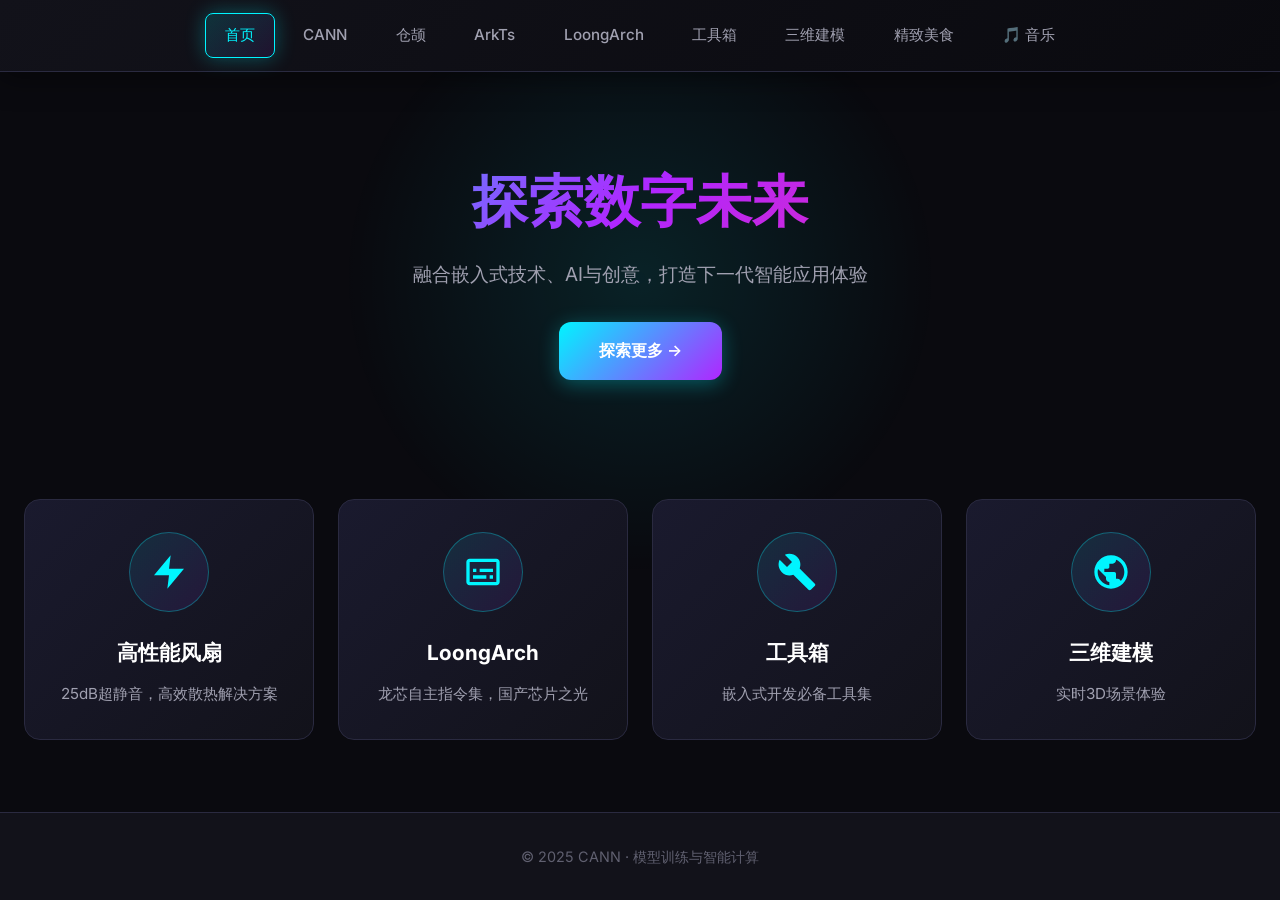
<file: index.html>
<!DOCTYPE html>
<html lang="zh-CN">
<head>
  <meta charset="UTF-8">
  <meta name="viewport" content="width=device-width, initial-scale=1.0">
  <title>CANN - 数字未来</title>
  <link rel="stylesheet" href="style.css">
  <link href="https://fonts.googleapis.com/css2?family=Inter:wght@400;500;600;700;800&display=swap" rel="stylesheet">
</head>
<body>
  <!-- 顶部导航 -->
  <header class="app-header">
    <nav class="nav-links">
      <a href="index.html" class="nav-link active" data-page="index">首页</a>
      <a href="cann.html" class="nav-link" data-page="cann">CANN</a>
      <a href="cangjie.html" class="nav-link" data-page="cangjie">仓颉</a>
      <a href="arkts.html" class="nav-link" data-page="arkts">ArkTs</a>
      <a href="loongarch.html" class="nav-link" data-page="loongarch">LoongArch</a>
      <a href="toolbox.html" class="nav-link" data-page="toolbox">工具箱</a>
      <a href="model.html" class="nav-link" data-page="model">三维建模</a>
      <a href="fine.html" class="nav-link" data-page="fine">精致美食</a>
      <a href="music.html" class="nav-link" data-page="music">🎵 音乐</a>
    </nav>
  </header>

  <!-- 主内容区 -->
  <main class="main-content">
    <!-- 英雄区 -->
    <section class="hero">
      <h1>探索数字未来</h1>
      <p>融合嵌入式技术、AI与创意，打造下一代智能应用体验</p>
      <a href="https://github.com" target="_blank" class="btn">探索更多 →</a>
    </section>

    <!-- 产品卡片 -->
    <div class="product-grid">
      <a href="https://github.com" target="_blank" class="product-card">
        <div class="product-icon">
          <svg xmlns="http://www.w3.org/2000/svg" viewBox="0 0 24 24">
            <path d="M13 2L3 14h9l-1 8 10-12h-9l1-8z"/>
          </svg>
        </div>
        <h3>高性能风扇</h3>
        <p>25dB超静音，高效散热解决方案</p>
      </a>

      <a href="loongarch.html" class="product-card">
        <div class="product-icon">
          <svg xmlns="http://www.w3.org/2000/svg" viewBox="0 0 24 24">
            <path d="M20 4H4c-1.1 0-2 .9-2 2v12c0 1.1.9 2 2 2h16c1.1 0 2-.9 2-2V6c0-1.1-.9-2-2-2zm0 14H4V6h16v12zM6 10h2v2H6zm0 4h8v2H6zm10 0h2v2h-2zm-6-4h8v2h-8z"/>
          </svg>
        </div>
        <h3>LoongArch</h3>
        <p>龙芯自主指令集，国产芯片之光</p>
      </a>

      <a href="toolbox.html" class="product-card">
        <div class="product-icon">
          <svg xmlns="http://www.w3.org/2000/svg" viewBox="0 0 24 24">
            <path d="M22.7 19l-9.1-9.1c.9-2.3.4-5-1.5-6.9-2-2-5-2.4-7.4-1.3L9 6 6 9 1.6 4.7C.4 7.1.9 10.1 2.9 12.1c1.9 1.9 4.6 2.4 6.9 1.5l9.1 9.1c.4.4 1 .4 1.4 0l2.3-2.3c.5-.4.5-1.1.1-1.4z"/>
          </svg>
        </div>
        <h3>工具箱</h3>
        <p>嵌入式开发必备工具集</p>
      </a>

      <a href="model.html" class="product-card">
        <div class="product-icon">
          <svg xmlns="http://www.w3.org/2000/svg" viewBox="0 0 24 24">
            <path d="M12 2C6.48 2 2 6.48 2 12s4.48 10 10 10 10-4.48 10-10S17.52 2 12 2zm-1 17.93c-3.95-.49-7-3.85-7-7.93 0-.62.08-1.21.21-1.79L9 15v1c0 1.1.9 2 2 2v1.93zm6.9-2.54c-.26-.81-1-1.39-1.9-1.39h-1v-3c0-.55-.45-1-1-1H8v-2h2c.55 0 1-.45 1-1V7h2c1.1 0 2-.9 2-2v-.41c2.93 1.19 5 4.06 5 7.41 0 2.08-.8 3.97-2.1 5.39z"/>
          </svg>
        </div>
        <h3>三维建模</h3>
        <p>实时3D场景体验</p>
      </a>
    </div>
  </main>

  <!-- 页脚 -->
  <footer class="app-footer">
    <p>© 2025 CANN · 模型训练与智能计算</p>
  </footer>

  <!-- 背景音乐 -->
  <audio id="bgMusic"></audio>

  <script src="script.js"></script>
</body>
</html>
</file>
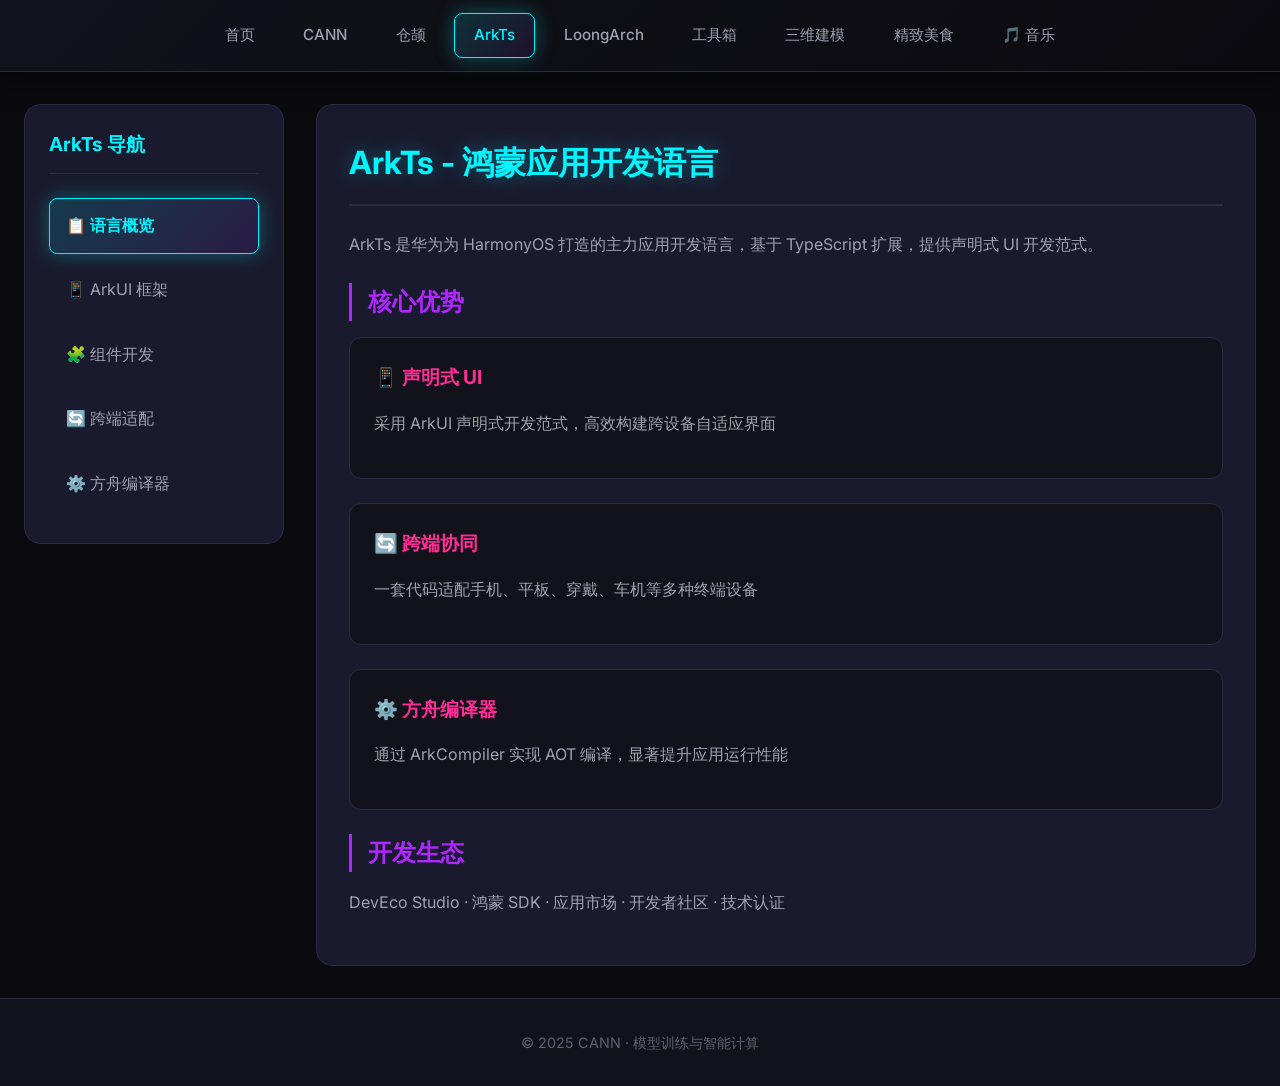
<file: arkts.html>
<!DOCTYPE html>
<html lang="zh-CN">
<head>
  <meta charset="UTF-8">
  <meta name="viewport" content="width=device-width, initial-scale=1.0">
  <title>ArkTs - 鸿蒙应用开发语言</title>
  <link rel="stylesheet" href="style.css">
  <link href="https://fonts.googleapis.com/css2?family=Inter:wght@400;500;600;700&display=swap" rel="stylesheet">
</head>
<body>
  <!-- 顶部导航 -->
  <header class="app-header">
    <nav class="nav-links">
      <a href="index.html" class="nav-link" data-page="index">首页</a>
      <a href="cann.html" class="nav-link" data-page="cann">CANN</a>
      <a href="cangjie.html" class="nav-link" data-page="cangjie">仓颉</a>
      <a href="arkts.html" class="nav-link active" data-page="arkts">ArkTs</a>
      <a href="loongarch.html" class="nav-link" data-page="loongarch">LoongArch</a>
      <a href="toolbox.html" class="nav-link" data-page="toolbox">工具箱</a>
      <a href="model.html" class="nav-link" data-page="model">三维建模</a>
      <a href="fine.html" class="nav-link" data-page="fine">精致美食</a>
      <a href="music.html" class="nav-link" data-page="music">🎵 音乐</a>
    </nav>
  </header>

  <!-- 主内容区 -->
  <main class="main-content">
    <div class="sidebar-layout">
      <!-- 左侧边栏 -->
      <aside class="sidebar">
        <h2>ArkTs 导航</h2>
        <ul id="arktsNavList">
          <li data-section="overview" class="active">📋 语言概览</li>
          <li data-section="arkui">📱 ArkUI 框架</li>
          <li data-section="components">🧩 组件开发</li>
          <li data-section="crossdevice">🔄 跨端适配</li>
          <li data-section="compiler">⚙️ 方舟编译器</li>
        </ul>
      </aside>

      <!-- 右侧内容 -->
      <div class="content-area">
        <!-- 语言概览 -->
        <div id="overview-content" class="content-section active">
          <h1>ArkTs - 鸿蒙应用开发语言</h1>
          <p>ArkTs 是华为为 HarmonyOS 打造的主力应用开发语言，基于 TypeScript 扩展，提供声明式 UI 开发范式。</p>

          <h2>核心优势</h2>
          <div class="card">
            <h3>📱 声明式 UI</h3>
            <p>采用 ArkUI 声明式开发范式，高效构建跨设备自适应界面</p>
          </div>

          <div class="card">
            <h3>🔄 跨端协同</h3>
            <p>一套代码适配手机、平板、穿戴、车机等多种终端设备</p>
          </div>

          <div class="card">
            <h3>⚙️ 方舟编译器</h3>
            <p>通过 ArkCompiler 实现 AOT 编译，显著提升应用运行性能</p>
          </div>

          <h2>开发生态</h2>
          <p>DevEco Studio · 鸿蒙 SDK · 应用市场 · 开发者社区 · 技术认证</p>
        </div>

        <!-- ArkUI 框架 -->
        <div id="arkui-content" class="content-section" style="display:none;">
          <h1>ArkUI 框架</h1>
          <p>ArkUI 是 HarmonyOS 提供的声明式 UI 开发框架，支持丰富的组件和灵活的布局方式。</p>

          <h2>布局方式</h2>
          <div class="card">
            <h3>📐 线性布局 Column/Row</h3>
            <p><code>Column() { Text('Hello') }.width('100%').height('100%')</code></p>
            <p>纵向/横向排列子组件，最基础的布局方式</p>
          </div>

          <div class="card">
            <h3>🔲 弹性布局 Flex</h3>
            <p>支持自动换行、对齐方式、空间分配等高级布局控制</p>
          </div>

          <div class="card">
            <h3>📊 栅格布局 GridRow</h3>
            <p>基于断点的响应式栅格系统，适配不同屏幕尺寸</p>
          </div>

          <h2>状态管理</h2>
          <p>@State · @Prop · @Link · @Provide · @Consume · @Observed</p>
        </div>

        <!-- 组件开发 -->
        <div id="components-content" class="content-section" style="display:none;">
          <h1>组件开发</h1>
          <p>ArkUI 提供丰富的系统组件，同时支持开发者自定义组件。</p>

          <h2>常用组件</h2>
          <div class="card">
            <h3>📝 Text 文本</h3>
            <p><code>Text('Hello ArkTs').fontSize(24).fontColor('#00f5ff')</code></p>
            <p>文本显示组件，支持富文本、截断、对齐等属性</p>
          </div>

          <div class="card">
            <h3>🖼️ Image 图片</h3>
            <p><code>Image($r('app.media.logo')).width(100).height(100)</code></p>
            <p>图片显示组件，支持本地/网络图片加载</p>
          </div>

          <div class="card">
            <h3>📋 List 列表</h3>
            <p><code>List() { ForEach(dataArray, item => ListItem() { Text(item) }) }</code></p>
            <p>高性能列表组件，支持懒加载与滑动操作</p>
          </div>

          <div class="card">
            <h3>🧭 Tabs 页签</h3>
            <p>多页签导航组件，支持顶部/底部切换与自定义页签栏</p>
          </div>
        </div>

        <!-- 跨端适配 -->
        <div id="crossdevice-content" class="content-section" style="display:none;">
          <h1>跨端适配</h1>
          <p>HarmonyOS 的多设备协同能力，让应用一次开发、多端部署。</p>

          <h2>适配策略</h2>
          <div class="card">
            <h3>📱 响应式布局</h3>
            <p>使用媒体查询和断点系统，自动适配不同屏幕尺寸</p>
          </div>

          <div class="card">
            <h3>🔄 多端迁移</h3>
            <p>支持应用状态在设备间无缝迁移，延续用户体验</p>
          </div>

          <div class="card">
            <h3>🖥️ 自适应组件</h3>
            <p>Navigation、SideBarContainer 等组件自动适配手机/平板/PC</p>
          </div>

          <h2>目标设备</h2>
          <p>智能手机 · 平板电脑 · 智能穿戴 · 智慧屏 · 车机系统</p>
        </div>

        <!-- 方舟编译器 -->
        <div id="compiler-content" class="content-section" style="display:none;">
          <h1>方舟编译器</h1>
          <p>ArkCompiler 是华为自研的应用编译器，为 ArkTs 提供高效的编译执行能力。</p>

          <h2>编译特性</h2>
          <div class="card">
            <h3>⚡ AOT 编译</h3>
            <p>应用安装时直接编译为机器码，运行时无需解释执行，启动速度提升 60%</p>
          </div>

          <div class="card">
            <h3>🧹 无 GC 运行</h3>
            <p>采用引用计数内存管理，消除垃圾回收带来的卡顿</p>
          </div>

          <div class="card">
            <h3>🔧 多语言编译</h3>
            <p>支持 ArkTs、JS、C/C++ 统一编译，跨语言高效调用</p>
          </div>

          <h2>性能数据</h2>
          <p>应用启动提升 60% · 滑动流畅度提升 50% · 内存占用降低 30%</p>
        </div>
      </div>
    </div>
  </main>

  <!-- 页脚 -->
  <footer class="app-footer">
    <p>© 2025 CANN · 模型训练与智能计算</p>
  </footer>

  <!-- 背景音乐 -->
  <audio id="bgMusic"></audio>



  <script src="script.js"></script>
</body>
</html>
</file>
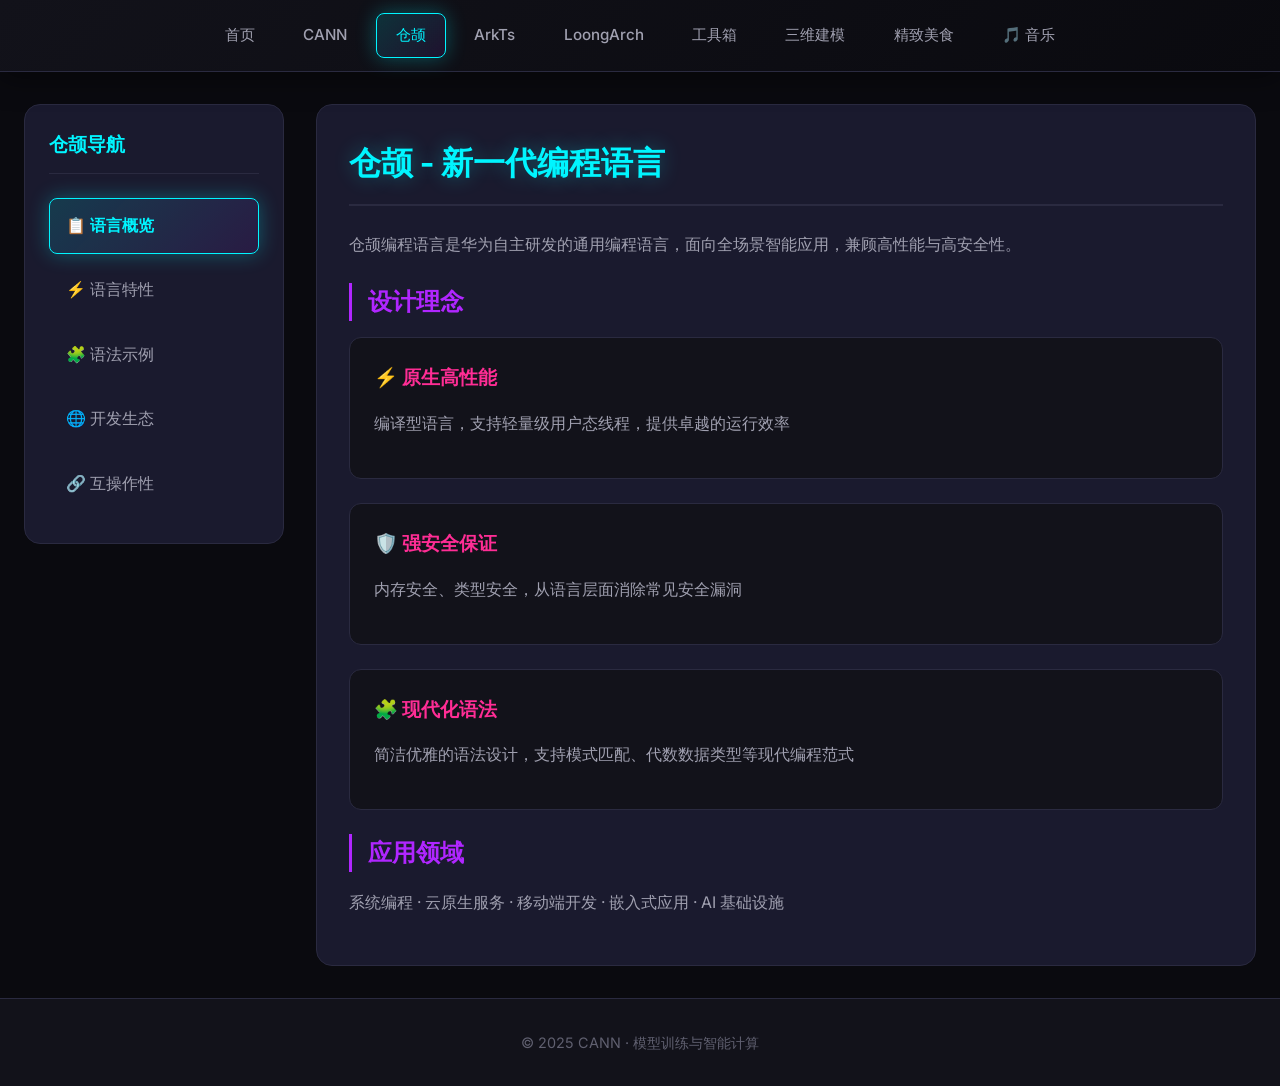
<file: cangjie.html>
<!DOCTYPE html>
<html lang="zh-CN">
<head>
  <meta charset="UTF-8">
  <meta name="viewport" content="width=device-width, initial-scale=1.0">
  <title>仓颉 - 新一代编程语言</title>
  <link rel="stylesheet" href="style.css">
  <link href="https://fonts.googleapis.com/css2?family=Inter:wght@400;500;600;700&display=swap" rel="stylesheet">
</head>
<body>
  <!-- 顶部导航 -->
  <header class="app-header">
    <nav class="nav-links">
      <a href="index.html" class="nav-link" data-page="index">首页</a>
      <a href="cann.html" class="nav-link" data-page="cann">CANN</a>
      <a href="cangjie.html" class="nav-link active" data-page="cangjie">仓颉</a>
      <a href="arkts.html" class="nav-link" data-page="arkts">ArkTs</a>
      <a href="loongarch.html" class="nav-link" data-page="loongarch">LoongArch</a>
      <a href="toolbox.html" class="nav-link" data-page="toolbox">工具箱</a>
      <a href="model.html" class="nav-link" data-page="model">三维建模</a>
      <a href="fine.html" class="nav-link" data-page="fine">精致美食</a>
      <a href="music.html" class="nav-link" data-page="music">🎵 音乐</a>
    </nav>
  </header>

  <!-- 主内容区 -->
  <main class="main-content">
    <div class="sidebar-layout">
      <!-- 左侧边栏 -->
      <aside class="sidebar">
        <h2>仓颉导航</h2>
        <ul id="cangjieNavList">
          <li data-section="overview" class="active">📋 语言概览</li>
          <li data-section="features">⚡ 语言特性</li>
          <li data-section="syntax">🧩 语法示例</li>
          <li data-section="ecosystem">🌐 开发生态</li>
          <li data-section="interop">🔗 互操作性</li>
        </ul>
      </aside>

      <!-- 右侧内容 -->
      <div class="content-area">
        <!-- 语言概览 -->
        <div id="overview-content" class="content-section active">
          <h1>仓颉 - 新一代编程语言</h1>
          <p>仓颉编程语言是华为自主研发的通用编程语言，面向全场景智能应用，兼顾高性能与高安全性。</p>

          <h2>设计理念</h2>
          <div class="card">
            <h3>⚡ 原生高性能</h3>
            <p>编译型语言，支持轻量级用户态线程，提供卓越的运行效率</p>
          </div>

          <div class="card">
            <h3>🛡️ 强安全保证</h3>
            <p>内存安全、类型安全，从语言层面消除常见安全漏洞</p>
          </div>

          <div class="card">
            <h3>🧩 现代化语法</h3>
            <p>简洁优雅的语法设计，支持模式匹配、代数数据类型等现代编程范式</p>
          </div>

          <h2>应用领域</h2>
          <p>系统编程 · 云原生服务 · 移动端开发 · 嵌入式应用 · AI 基础设施</p>
        </div>

        <!-- 语言特性 -->
        <div id="features-content" class="content-section" style="display:none;">
          <h1>语言特性</h1>
          <p>仓颉融合了多种现代编程语言的优点，提供安全、高效、易用的编程体验。</p>

          <h2>核心特性</h2>
          <div class="card">
            <h3>🔄 轻量级线程</h3>
            <p>内置协程支持，基于用户态线程模型，轻松实现高并发编程</p>
          </div>

          <div class="card">
            <h3>🧠 模式匹配</h3>
            <p>强大的模式匹配语法，支持结构解构、类型匹配、守卫条件</p>
          </div>

          <div class="card">
            <h3>📦 代数数据类型</h3>
            <p>枚举与结构体的完美结合，表达力丰富的类型系统</p>
          </div>

          <div class="card">
            <h3>🛡️ 所有权模型</h3>
            <p>编译期内存安全检查，无需垃圾回收即可防止内存泄漏</p>
          </div>
        </div>

        <!-- 语法示例 -->
        <div id="syntax-content" class="content-section" style="display:none;">
          <h1>语法示例</h1>
          <p>仓颉的语法简洁直观，降低了学习成本的同时保持了强大的表达能力。</p>

          <h2>Hello World</h2>
          <div class="card">
            <h3>👋 入门示例</h3>
            <p><code>main() { println("Hello, 仓颉!") }</code></p>
            <p>简洁的入口函数，直接运行</p>
          </div>

          <h2>函数定义</h2>
          <div class="card">
            <h3>📐 函数语法</h3>
            <p><code>fn add(x: Int64, y: Int64): Int64 { return x + y }</code></p>
            <p>清晰的类型标注与返回值声明</p>
          </div>

          <h2>模式匹配</h2>
          <div class="card">
            <h3>🔀 match 表达式</h3>
            <p><code>match (shape) { Circle(r) => 3.14 * r * r | Rectangle(w, h) => w * h }</code></p>
            <p>强大的模式匹配，支持解构与守卫</p>
          </div>
        </div>

        <!-- 开发生态 -->
        <div id="ecosystem-content" class="content-section" style="display:none;">
          <h1>开发生态</h1>
          <p>仓颉语言持续构建完善的开发工具链和社区生态。</p>

          <h2>开发工具</h2>
          <div class="card">
            <h3>🔧 仓颉编译器</h3>
            <p>高性能 AOT 编译器，生成优化的本地代码</p>
          </div>

          <div class="card">
            <h3>📦 包管理器</h3>
            <p>内置包管理工具，轻松管理项目依赖</p>
          </div>

          <div class="card">
            <h3>🧪 测试框架</h3>
            <p>内置单元测试支持，<code>cjpm test</code> 一键运行</p>
          </div>

          <h2>社区资源</h2>
          <p>官方文档 · 开发者论坛 · 示例仓库 · 技术博客</p>
        </div>

        <!-- 互操作性 -->
        <div id="interop-content" class="content-section" style="display:none;">
          <h1>互操作性</h1>
          <p>仓颉支持与多种语言和平台进行互操作，方便集成到现有系统中。</p>

          <h2>互操作方式</h2>
          <div class="card">
            <h3>🔗 C 语言互操作</h3>
            <p>通过 FFI 机制调用 C 库函数，复用海量 C 代码资产</p>
          </div>

          <div class="card">
            <h3>🐍 Python 互操作</h3>
            <p>支持调用 Python 模块，方便使用 Python 生态的 AI 库</p>
          </div>

          <div class="card">
            <h3>☕ Java 互操作</h3>
            <p>通过 JNI 桥接机制与 Java 代码互相调用</p>
          </div>
        </div>
      </div>
    </div>
  </main>

  <!-- 页脚 -->
  <footer class="app-footer">
    <p>© 2025 CANN · 模型训练与智能计算</p>
  </footer>

  <!-- 背景音乐 -->
  <audio id="bgMusic"></audio>



  <script src="script.js"></script>
</body>
</html>
</file>
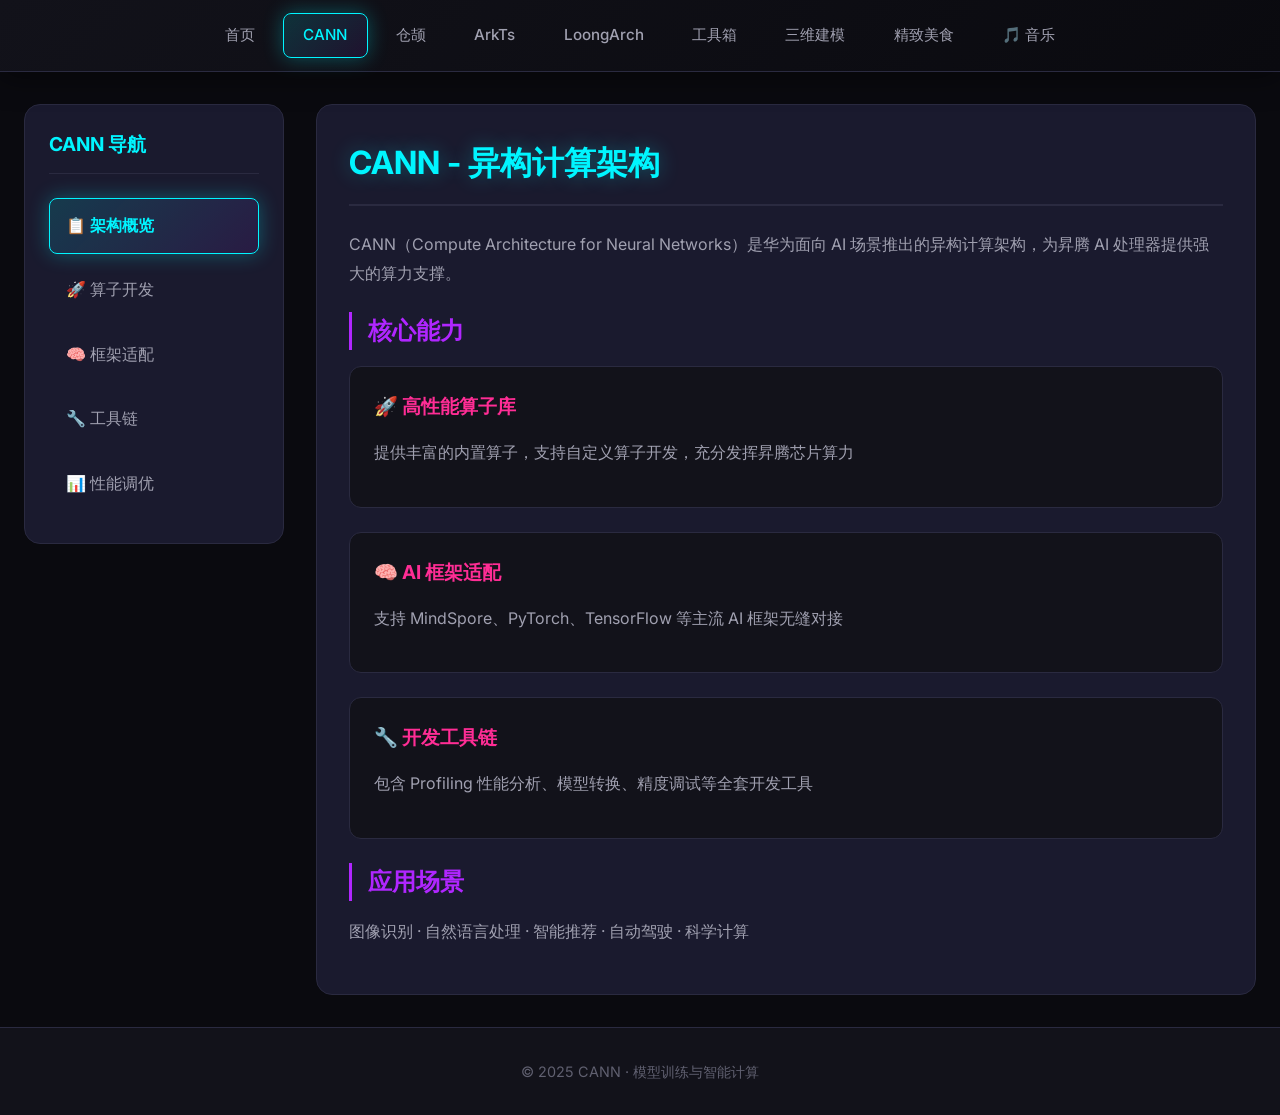
<file: cann.html>
<!DOCTYPE html>
<html lang="zh-CN">
<head>
  <meta charset="UTF-8">
  <meta name="viewport" content="width=device-width, initial-scale=1.0">
  <title>CANN - 异构计算架构</title>
  <link rel="stylesheet" href="style.css">
  <link href="https://fonts.googleapis.com/css2?family=Inter:wght@400;500;600;700&display=swap" rel="stylesheet">
</head>
<body>
  <!-- 顶部导航 -->
  <header class="app-header">
    <nav class="nav-links">
      <a href="index.html" class="nav-link" data-page="index">首页</a>
      <a href="cann.html" class="nav-link active" data-page="cann">CANN</a>
      <a href="cangjie.html" class="nav-link" data-page="cangjie">仓颉</a>
      <a href="arkts.html" class="nav-link" data-page="arkts">ArkTs</a>
      <a href="loongarch.html" class="nav-link" data-page="loongarch">LoongArch</a>
      <a href="toolbox.html" class="nav-link" data-page="toolbox">工具箱</a>
      <a href="model.html" class="nav-link" data-page="model">三维建模</a>
      <a href="fine.html" class="nav-link" data-page="fine">精致美食</a>
      <a href="music.html" class="nav-link" data-page="music">🎵 音乐</a>
    </nav>
  </header>

  <!-- 主内容区 -->
  <main class="main-content">
    <div class="sidebar-layout">
      <!-- 左侧边栏 -->
      <aside class="sidebar">
        <h2>CANN 导航</h2>
        <ul id="cannNavList">
          <li data-section="overview" class="active">📋 架构概览</li>
          <li data-section="operators">🚀 算子开发</li>
          <li data-section="framework">🧠 框架适配</li>
          <li data-section="toolchain">🔧 工具链</li>
          <li data-section="performance">📊 性能调优</li>
        </ul>
      </aside>

      <!-- 右侧内容 -->
      <div class="content-area">
        <!-- 架构概览 -->
        <div id="overview-content" class="content-section active">
          <h1>CANN - 异构计算架构</h1>
          <p>CANN（Compute Architecture for Neural Networks）是华为面向 AI 场景推出的异构计算架构，为昇腾 AI 处理器提供强大的算力支撑。</p>

          <h2>核心能力</h2>
          <div class="card">
            <h3>🚀 高性能算子库</h3>
            <p>提供丰富的内置算子，支持自定义算子开发，充分发挥昇腾芯片算力</p>
          </div>

          <div class="card">
            <h3>🧠 AI 框架适配</h3>
            <p>支持 MindSpore、PyTorch、TensorFlow 等主流 AI 框架无缝对接</p>
          </div>

          <div class="card">
            <h3>🔧 开发工具链</h3>
            <p>包含 Profiling 性能分析、模型转换、精度调试等全套开发工具</p>
          </div>

          <h2>应用场景</h2>
          <p>图像识别 · 自然语言处理 · 智能推荐 · 自动驾驶 · 科学计算</p>
        </div>

        <!-- 算子开发 -->
        <div id="operators-content" class="content-section" style="display:none;">
          <h1>算子开发</h1>
          <p>CANN 提供灵活的算子开发框架，支持开发者自定义高性能算子。</p>

          <h2>开发方式</h2>
          <div class="card">
            <h3>📐 Ascend C 编程</h3>
            <p>基于 C/C++ 的算子开发语言，提供简洁的 API 接口，降低开发门槛</p>
          </div>

          <div class="card">
            <h3>🔨 TIK 编程</h3>
            <p>基于 Python DSL 的算子开发方式，适合快速原型验证</p>
          </div>

          <h2>开发流程</h2>
          <p>算子分析 → 代码实现 → 编译构建 → 精度验证 → 性能调优</p>
        </div>

        <!-- 框架适配 -->
        <div id="framework-content" class="content-section" style="display:none;">
          <h1>框架适配</h1>
          <p>CANN 支持多种主流 AI 框架，开发者可以无缝迁移现有模型到昇腾平台。</p>

          <h2>支持的框架</h2>
          <div class="card">
            <h3>🧠 MindSpore</h3>
            <p>华为自研 AI 框架，与 CANN 深度集成，性能最优</p>
          </div>

          <div class="card">
            <h3>🔥 PyTorch</h3>
            <p>通过 torch_npu 插件实现 PyTorch 模型的无缝迁移</p>
          </div>

          <div class="card">
            <h3>📊 TensorFlow</h3>
            <p>支持 TensorFlow 模型通过 ATC 工具转换部署</p>
          </div>
        </div>

        <!-- 工具链 -->
        <div id="toolchain-content" class="content-section" style="display:none;">
          <h1>开发工具链</h1>
          <p>CANN 提供完整的开发工具链，覆盖模型转换、调试、部署全流程。</p>

          <h2>核心工具</h2>
          <div class="card">
            <h3>🔄 ATC 模型转换</h3>
            <p><code>atc --model=model.pb --framework=3 --output=model</code></p>
            <p>将第三方模型转换为昇腾离线模型</p>
          </div>

          <div class="card">
            <h3>📈 Profiling 分析</h3>
            <p><code>msprof --application-profiling=on</code></p>
            <p>性能瓶颈分析与算子耗时统计</p>
          </div>

          <div class="card">
            <h3>🔍 精度调试</h3>
            <p><code>msaccucmp.py compare</code></p>
            <p>逐层精度对比，快速定位精度问题</p>
          </div>
        </div>

        <!-- 性能调优 -->
        <div id="performance-content" class="content-section" style="display:none;">
          <h1>性能调优</h1>
          <p>通过系统化的性能调优方法，充分释放昇腾 AI 处理器的算力潜力。</p>

          <h2>调优策略</h2>
          <div class="card">
            <h3>⚡ 算子融合</h3>
            <p>将多个小算子融合为一个大算子，减少内存访问开销</p>
          </div>

          <div class="card">
            <h3>🔀 流水线并行</h3>
            <p>利用 AI Core 与 AICPU 并行执行，提升整体吞吐量</p>
          </div>

          <div class="card">
            <h3>💾 内存优化</h3>
            <p>合理规划 Unified Buffer 与 L1 Buffer，减少数据搬运</p>
          </div>
        </div>
      </div>
    </div>
  </main>

  <!-- 页脚 -->
  <footer class="app-footer">
    <p>© 2025 CANN · 模型训练与智能计算</p>
  </footer>

  <!-- 背景音乐 -->
  <audio id="bgMusic"></audio>



  <script src="script.js"></script>
</body>
</html>
</file>
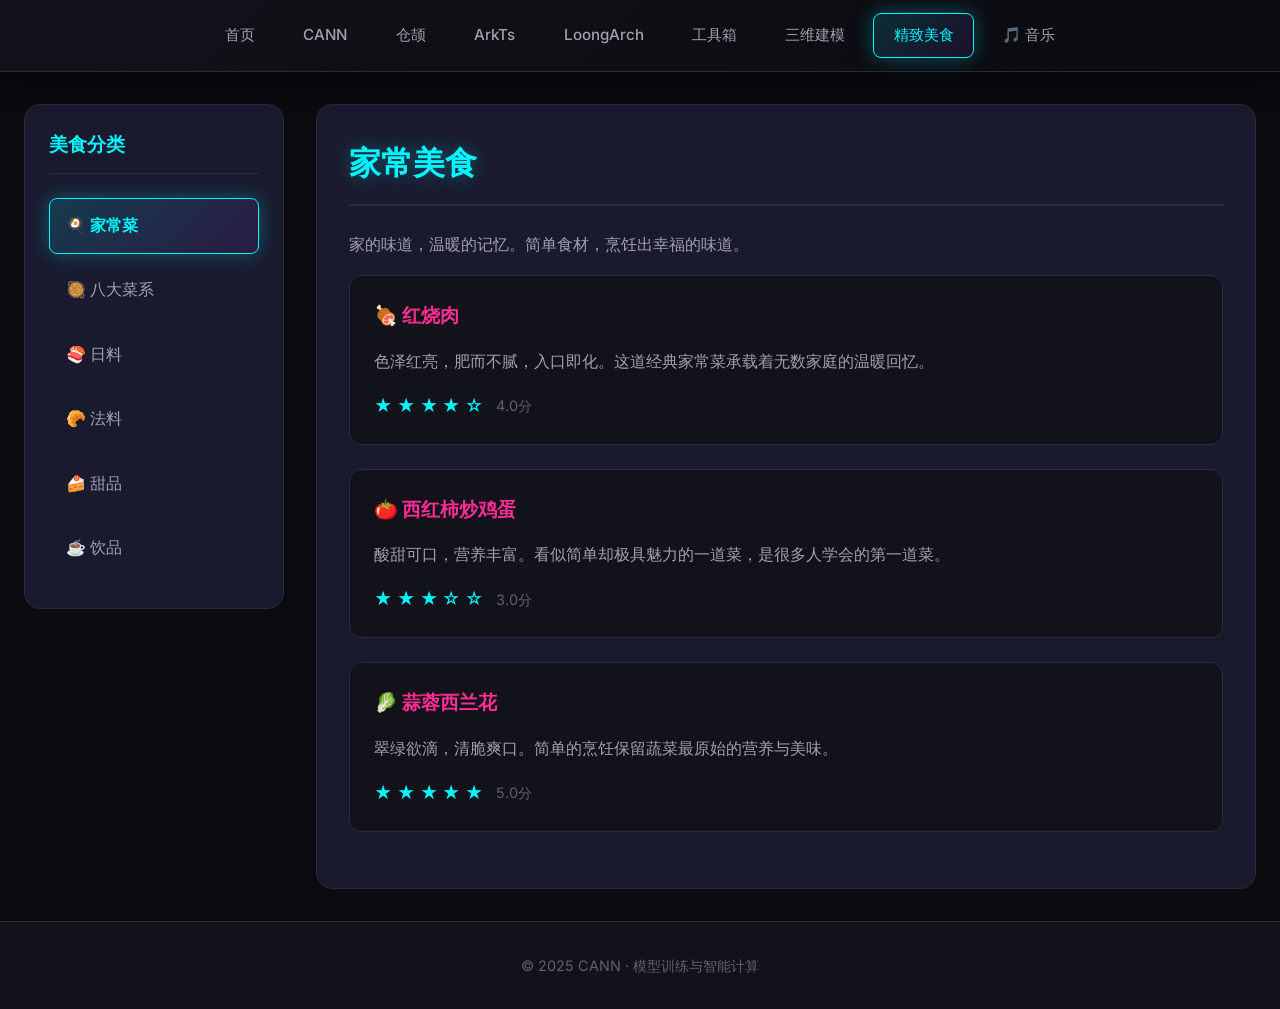
<file: fine.html>
<!DOCTYPE html>
<html lang="zh-CN">
<head>
  <meta charset="UTF-8">
  <meta name="viewport" content="width=device-width, initial-scale=1.0">
  <title>精致美食 - 探索美味</title>
  <link rel="stylesheet" href="style.css">
  <link href="https://fonts.googleapis.com/css2?family=Inter:wght@400;500;600;700&display=swap" rel="stylesheet">
</head>
<body>
  <!-- 顶部导航 -->
  <header class="app-header">
    <nav class="nav-links">
      <a href="index.html" class="nav-link" data-page="index">首页</a>
      <a href="cann.html" class="nav-link" data-page="cann">CANN</a>
      <a href="cangjie.html" class="nav-link" data-page="cangjie">仓颉</a>
      <a href="arkts.html" class="nav-link" data-page="arkts">ArkTs</a>
      <a href="loongarch.html" class="nav-link" data-page="loongarch">LoongArch</a>
      <a href="toolbox.html" class="nav-link" data-page="toolbox">工具箱</a>
      <a href="model.html" class="nav-link" data-page="model">三维建模</a>
      <a href="fine.html" class="nav-link active" data-page="fine">精致美食</a>
      <a href="music.html" class="nav-link" data-page="music">🎵 音乐</a>
    </nav>
  </header>

  <!-- 主内容区 -->
  <main class="main-content">
    <div class="sidebar-layout">
      <!-- 左侧边栏 -->
      <aside class="sidebar">
        <h2>美食分类</h2>
        <ul id="foodList">
          <li data-food="homecooking" class="active">🍳 家常菜</li>
          <li data-food="cantonese">🥘 八大菜系</li>
          <li data-food="japanese">🍣 日料</li>
          <li data-food="french">🥐 法料</li>
          <li data-food="dessert">🍰 甜品</li>
          <li data-food="drink">☕ 饮品</li>
        </ul>
      </aside>

      <!-- 右侧内容 -->
      <div class="content-area">
        <!-- 家常菜 -->
        <div id="homecooking-content" class="food-section active">
          <h1>家常美食</h1>
          <p>家的味道，温暖的记忆。简单食材，烹饪出幸福的味道。</p>
          
          <div class="card">
            <h3>🍖 红烧肉</h3>
            <p>色泽红亮，肥而不腻，入口即化。这道经典家常菜承载着无数家庭的温暖回忆。</p>
            <div class="rating">
              <span class="star">★</span>
              <span class="star">★</span>
              <span class="star">★</span>
              <span class="star">★</span>
              <span class="star">☆</span>
              <span style="margin-left: 0.5rem; font-size: 0.9rem; color: var(--text-muted);">4.0分</span>
            </div>
          </div>
          
          <div class="card">
            <h3>🍅 西红柿炒鸡蛋</h3>
            <p>酸甜可口，营养丰富。看似简单却极具魅力的一道菜，是很多人学会的第一道菜。</p>
            <div class="rating">
              <span class="star">★</span>
              <span class="star">★</span>
              <span class="star">★</span>
              <span class="star">☆</span>
              <span class="star">☆</span>
              <span style="margin-left: 0.5rem; font-size: 0.9rem; color: var(--text-muted);">3.0分</span>
            </div>
          </div>
          
          <div class="card">
            <h3>🥬 蒜蓉西兰花</h3>
            <p>翠绿欲滴，清脆爽口。简单的烹饪保留蔬菜最原始的营养与美味。</p>
            <div class="rating">
              <span class="star">★</span>
              <span class="star">★</span>
              <span class="star">★</span>
              <span class="star">★</span>
              <span class="star">★</span>
              <span style="margin-left: 0.5rem; font-size: 0.9rem; color: var(--text-muted);">5.0分</span>
            </div>
          </div>
        </div>

        <!-- 八大菜系 -->
        <div id="cantonese-content" class="food-section" style="display:none;">
          <h1>八大菜系 - 粤菜</h1>
          <p>粤菜以清淡、鲜美、精致著称，注重食材的原汁原味，刀工精细，火候精准。</p>
          
          <div class="card">
            <h3>🐔 白切鸡</h3>
            <p>皮滑肉嫩，清淡鲜美。最大程度体现鸡肉的原汁原味，是粤菜的经典代表。</p>
            <div class="rating">
              <span class="star">★</span>
              <span class="star">★</span>
              <span class="star">★</span>
              <span class="star">★</span>
              <span class="star">★</span>
            </div>
          </div>
          
          <div class="card">
            <h3>🦐 白灼虾</h3>
            <p>鲜甜弹牙，简单的烹饪最大程度保留虾的鲜味。</p>
          </div>
          
          <div class="card">
            <h3>🥣 煲仔饭</h3>
            <p>米饭香软，锅巴焦脆，配上腊味或滑鸡，回味无穷。</p>
          </div>
        </div>

        <!-- 日料 -->
        <div id="japanese-content" class="food-section" style="display:none;">
          <h1>日本料理</h1>
          <p>精致、讲究、注重食材的季节性和新鲜度。每一道料理都是艺术品。</p>
          
          <div class="card">
            <h3>🍣 寿司</h3>
            <p>精致的醋饭搭配新鲜的海鲜，小小一件蕴含着师傅多年的技艺与心意。</p>
            <div class="rating">
              <span class="star">★</span>
              <span class="star">★</span>
              <span class="star">★</span>
              <span class="star">★</span>
              <span class="star">★</span>
            </div>
          </div>
          
          <div class="card">
            <h3>🍜 拉面</h3>
            <p>浓郁的汤底，劲道的面条，配上各种配料，一碗治愈心灵的美食。</p>
          </div>
        </div>

        <!-- 法料 -->
        <div id="french-content" class="food-section" style="display:none;">
          <h1>法国料理</h1>
          <p>精致、讲究、注重酱汁和摆盘的艺术。每一道菜都体现着厨师的匠心独运。</p>
          
          <div class="card">
            <h3>🦢 鹅肝</h3>
            <p>细腻醇厚，入口即化。作为法式大餐的代表，堪称美食中的奢侈品。</p>
            <div class="rating">
              <span class="star">★</span>
              <span class="star">★</span>
              <span class="star">★</span>
              <span class="star">★</span>
              <span class="star">☆</span>
            </div>
          </div>
          
          <div class="card">
            <h3>🥐 可颂</h3>
            <p>层层酥脆，黄油香气浓郁。早餐桌上的经典法式美味。</p>
          </div>
        </div>

        <!-- 甜品 -->
        <div id="dessert-content" class="food-section" style="display:none;">
          <h1>甜品时光</h1>
          <p>甜蜜的享受，治愈的味道。用甜点给生活加点糖。</p>
          
          <div class="card">
            <h3>🍰 提拉米苏</h3>
            <p>意大利经典甜品，咖啡与马斯卡彭的完美结合。苦与甜的交融让人欲罢不能。</p>
            <div class="rating">
              <span class="star">★</span>
              <span class="star">★</span>
              <span class="star">★</span>
              <span class="star">★</span>
              <span class="star">★</span>
            </div>
          </div>
          
          <div class="card">
            <h3>🧁 舒芙蕾</h3>
            <p>云朵般的轻盈口感，稍纵即逝的美味，必须现做现吃。</p>
          </div>
        </div>

        <!-- 饮品 -->
        <div id="drink-content" class="food-section" style="display:none;">
          <h1>饮品世界</h1>
          <p>从茶到咖啡，从果汁到调酒，每一种饮品都有独特的风味与故事。</p>
          
          <div class="card">
            <h3>☕ 手冲咖啡</h3>
            <p>品味咖啡豆最原始的风味。不同产地、不同烘焙方式，带给你独特的味觉之旅。</p>
            <div class="rating">
              <span class="star">★</span>
              <span class="star">★</span>
              <span class="star">★</span>
              <span class="star">★</span>
              <span class="star">☆</span>
            </div>
          </div>
          
          <div class="card">
            <h3>🍵 中国茶</h3>
            <p>绿茶的清香、红茶的醇厚、乌龙的韵味。细细品来，感受东方茶文化的魅力。</p>
          </div>
          
          <div class="card">
            <h3>🥤 鲜榨果汁</h3>
            <p>当季水果，新鲜直榨。自然的甜味，最健康的饮品选择。</p>
          </div>
        </div>
      </div>
    </div>
  </main>

  <!-- 页脚 -->
  <footer class="app-footer">
    <p>© 2025 CANN · 模型训练与智能计算</p>
  </footer>

  <!-- 背景音乐 -->
  <audio id="bgMusic"></audio>

  <script src="script.js"></script>
</body>
</html>
</file>
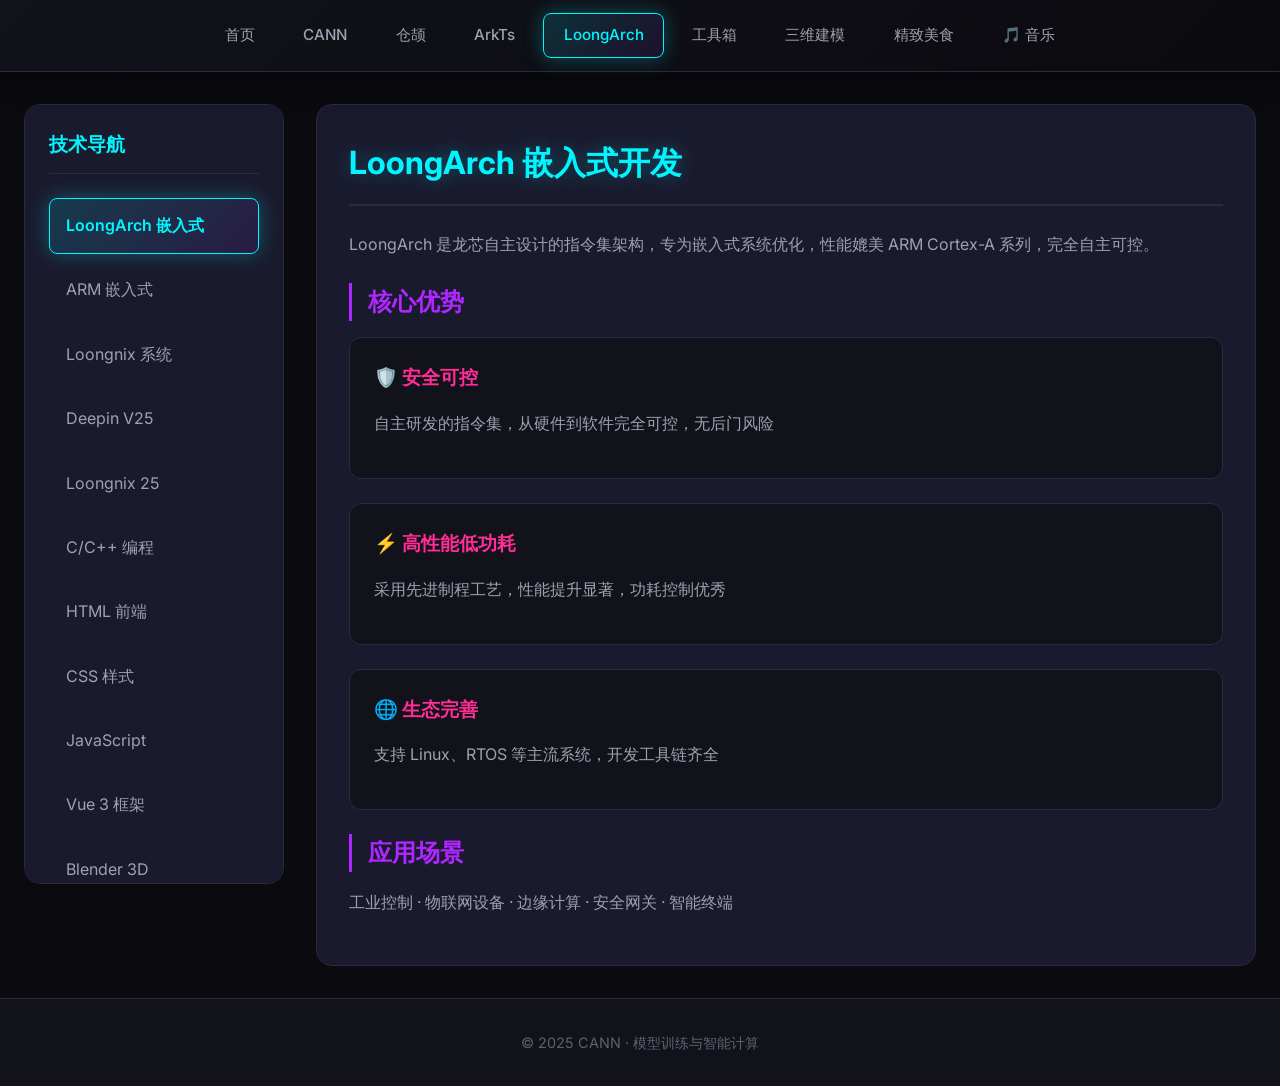
<file: loongarch.html>
<!DOCTYPE html>
<html lang="zh-CN">
<head>
  <meta charset="UTF-8">
  <meta name="viewport" content="width=device-width, initial-scale=1.0">
  <title>LoongArch - 龙芯技术</title>
  <link rel="stylesheet" href="style.css">
  <link href="https://fonts.googleapis.com/css2?family=Inter:wght@400;500;600;700&display=swap" rel="stylesheet">
</head>
<body>
  <!-- 顶部导航 -->
  <header class="app-header">
    <nav class="nav-links">
      <a href="index.html" class="nav-link" data-page="index">首页</a>
      <a href="cann.html" class="nav-link" data-page="cann">CANN</a>
      <a href="cangjie.html" class="nav-link" data-page="cangjie">仓颉</a>
      <a href="arkts.html" class="nav-link" data-page="arkts">ArkTs</a>
      <a href="loongarch.html" class="nav-link active" data-page="loongarch">LoongArch</a>
      <a href="toolbox.html" class="nav-link" data-page="toolbox">工具箱</a>
      <a href="model.html" class="nav-link" data-page="model">三维建模</a>
      <a href="fine.html" class="nav-link" data-page="fine">精致美食</a>
      <a href="music.html" class="nav-link" data-page="music">🎵 音乐</a>
    </nav>
  </header>

  <!-- 主内容区 -->
  <main class="main-content">
    <div class="sidebar-layout">
      <!-- 左侧边栏 -->
      <aside class="sidebar">
        <h2>技术导航</h2>
        <ul id="topicsList">
          <li data-topic="loongarch" class="active">LoongArch 嵌入式</li>
          <li data-topic="arm">ARM 嵌入式</li>
          <li data-topic="loongnix">Loongnix 系统</li>
          <li data-topic="deepin">Deepin V25</li>
          <li data-topic="loongnix25">Loongnix 25</li>
          <li data-topic="cpp">C/C++ 编程</li>
          <li data-topic="html">HTML 前端</li>
          <li data-topic="css">CSS 样式</li>
          <li data-topic="js">JavaScript</li>
          <li data-topic="vue">Vue 3 框架</li>
          <li data-topic="blender">Blender 3D</li>
          <li data-topic="mariadb">MariaDB</li>
        </ul>
      </aside>

      <!-- 右侧内容 -->
      <div class="content-area">
        <div id="loongarch-content" class="content-section active">
          <h1>LoongArch 嵌入式开发</h1>
          <p>LoongArch 是龙芯自主设计的指令集架构，专为嵌入式系统优化，性能媲美 ARM Cortex-A 系列，完全自主可控。</p>
          
          <h2>核心优势</h2>
          <div class="card">
            <h3>🛡️ 安全可控</h3>
            <p>自主研发的指令集，从硬件到软件完全可控，无后门风险</p>
          </div>
          <div class="card">
            <h3>⚡ 高性能低功耗</h3>
            <p>采用先进制程工艺，性能提升显著，功耗控制优秀</p>
          </div>
          <div class="card">
            <h3>🌐 生态完善</h3>
            <p>支持 Linux、RTOS 等主流系统，开发工具链齐全</p>
          </div>
          
          <h2>应用场景</h2>
          <p>工业控制 · 物联网设备 · 边缘计算 · 安全网关 · 智能终端</p>
        </div>

        <div id="arm-content" class="content-section" style="display:none;">
          <h1>ARM 嵌入式开发</h1>
          <p>ARM 架构是目前最流行的嵌入式处理器架构，广泛应用于智能手机、物联网设备等场景。</p>
          <div class="card">
            <h3>📦 生态完善</h3>
            <p>成熟的工具链和丰富的社区资源</p>
          </div>
          <div class="card">
            <h3>🛠️ 工具丰富</h3>
            <p>Keil、IAR、GCC 等专业开发环境</p>
          </div>
        </div>

        <div id="loongnix-content" class="content-section" style="display:none;">
          <h1>Loongnix 系统</h1>
          <p>基于 LoongArch 架构的 Linux 发行版，专为嵌入式设备设计，提供完整的开发环境。</p>
          <h2>快速上手</h2>
          <p>安装命令：<code>sudo apt install loongnix-desktop</code></p>
        </div>

        <div id="deepin-content" class="content-section" style="display:none;">
          <h1>Deepin V25</h1>
          <p>深度科技打造的国产操作系统，基于 Debian 稳定版打造，用户体验优秀。</p>
        </div>

        <div id="loongnix25-content" class="content-section" style="display:none;">
          <h1>Loongnix 25</h1>
          <p>新一代龙芯操作系统，带来更多特性与优化。</p>
        </div>

        <div id="cpp-content" class="content-section" style="display:none;">
          <h1>C/C++ 编程</h1>
          <p>系统级编程的首选语言，高效、强大、跨平台。</p>
        </div>

        <div id="html-content" class="content-section" style="display:none;">
          <h1>HTML 前端</h1>
          <p>网页结构基础，语义化标签构建现代页面。</p>
        </div>

        <div id="css-content" class="content-section" style="display:none;">
          <h1>CSS 样式</h1>
          <p>控制网页外观，Flexbox、Grid 打造响应式布局。</p>
        </div>

        <div id="js-content" class="content-section" style="display:none;">
          <h1>JavaScript</h1>
          <p>网页交互核心，ES6+ 现代化语法，Node.js 全栈开发。</p>
        </div>

        <div id="vue-content" class="content-section" style="display:none;">
          <h1>Vue 3 框架</h1>
          <p>渐进式 JavaScript 框架，易学易用，生态丰富。</p>
        </div>

        <div id="blender-content" class="content-section" style="display:none;">
          <h1>Blender 3D</h1>
          <p>开源3D创作套件，建模、动画、渲染一站式完成。</p>
        </div>

        <div id="mariadb-content" class="content-section" style="display:none;">
          <h1>MariaDB 数据库</h1>
          <p>MySQL 的开源分支，高性能、高可靠的关系型数据库。</p>
        </div>
      </div>
    </div>
  </main>

  <!-- 页脚 -->
  <footer class="app-footer">
    <p>© 2025 CANN · 模型训练与智能计算</p>
  </footer>

  <!-- 背景音乐 -->
  <audio id="bgMusic"></audio>

  <script src="script.js"></script>
</body>
</html>
</file>
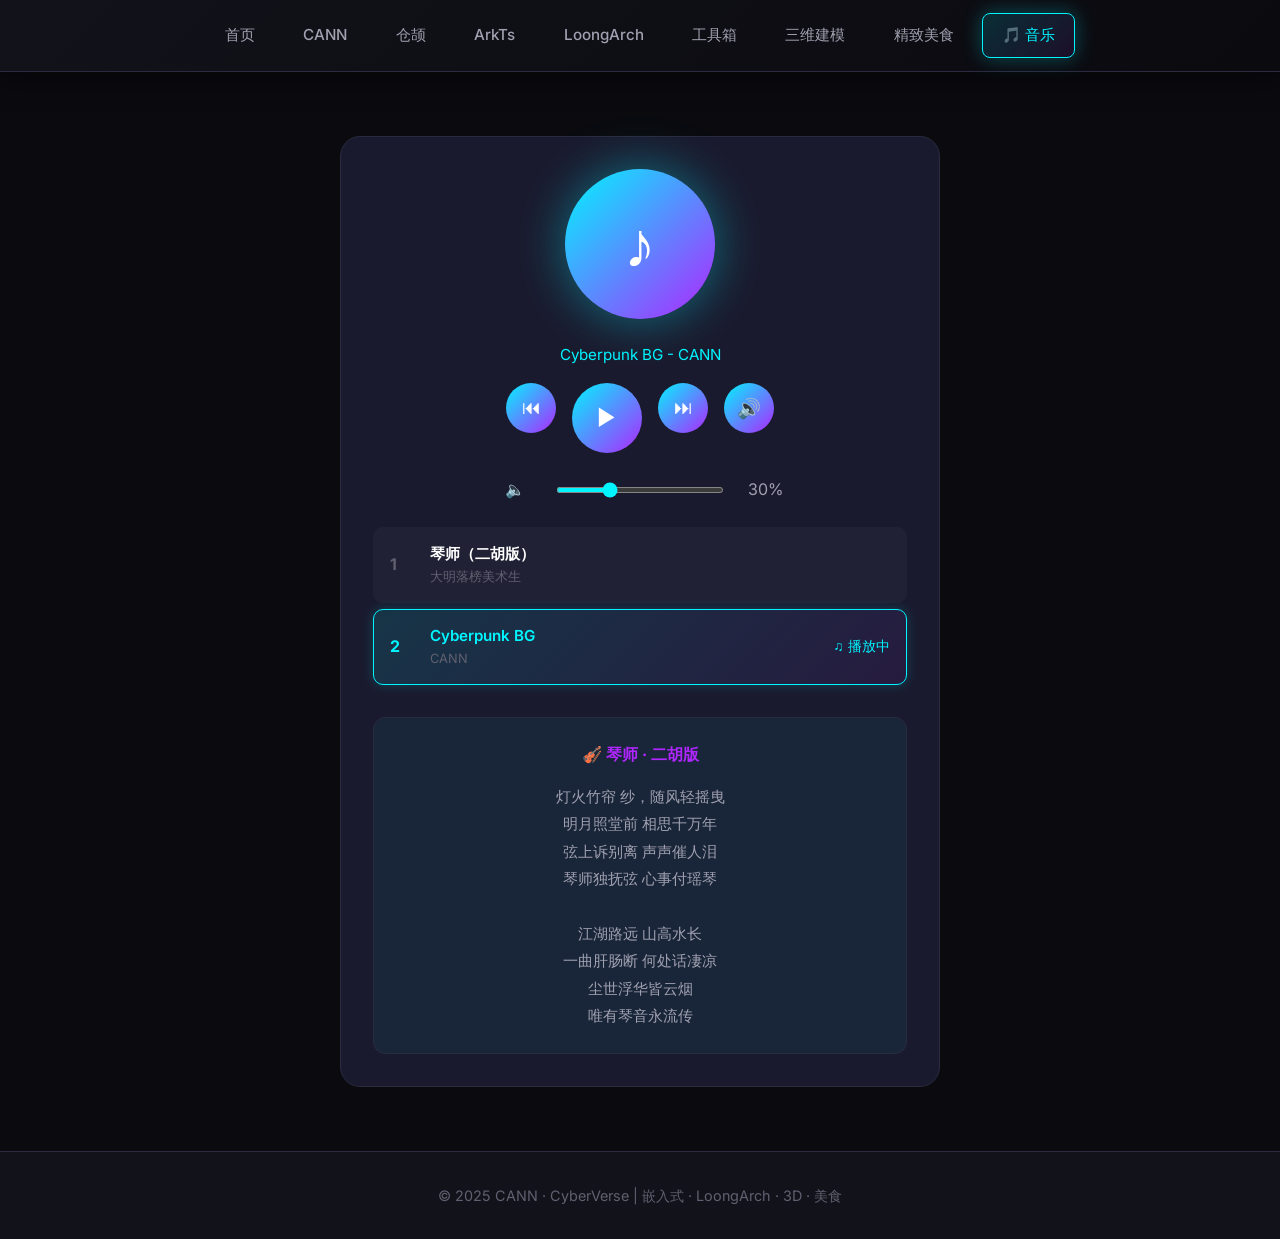
<file: music.html>
<!DOCTYPE html>
<html lang="zh-CN">
<head>
  <meta charset="UTF-8">
  <meta name="viewport" content="width=device-width, initial-scale=1.0">
  <title>CANN · 琴师 - 背景音乐</title>
  <link rel="stylesheet" href="style.css">
  <link href="https://fonts.googleapis.com/css2?family=Inter:wght@400;500;600;700&display=swap" rel="stylesheet">
  <style>
    .music-page {
      display: flex;
      flex-direction: column;
      align-items: center;
      padding: 2rem;
      min-height: calc(100vh - 160px);
    }
    .music-header {
      text-align: center;
      margin-bottom: 2rem;
    }
    .music-title {
      font-size: 2.5rem;
      font-weight: 800;
      background: linear-gradient(135deg, #00f5ff, #b026ff, #ff2d95);
      -webkit-background-clip: text;
      -webkit-text-fill-color: transparent;
      margin-bottom: 0.5rem;
    }
    .music-subtitle {
      color: #a0a0b0;
      font-size: 1.1rem;
    }
    .video-container {
      width: 100%;
      max-width: 900px;
      margin: 1rem auto 2rem;
      background: var(--bg-card);
      border: 1px solid var(--border-color);
      border-radius: 16px;
      overflow: hidden;
      box-shadow: 0 0 40px rgba(0, 245, 255, 0.2);
    }
    .video-wrapper {
      position: relative;
      padding-bottom: 56.25%;
      height: 0;
    }
    .video-wrapper iframe {
      position: absolute;
      top: 0;
      left: 0;
      width: 100%;
      height: 100%;
      border: none;
    }
    .video-info {
      padding: 1.5rem;
      border-top: 1px solid var(--border-color);
    }
    .video-info h3 {
      color: var(--accent-cyan);
      margin-bottom: 0.5rem;
    }
    .video-info p {
      color: var(--text-secondary);
    }
    .player-card {
      background: var(--bg-card);
      border: 1px solid var(--border-color);
      border-radius: 20px;
      padding: 2rem;
      width: 100%;
      max-width: 600px;
      text-align: center;
    }
    .player-visual {
      width: 150px;
      height: 150px;
      margin: 0 auto 1.5rem;
      border-radius: 50%;
      background: linear-gradient(135deg, #00f5ff, #b026ff);
      box-shadow: 0 0 50px rgba(0, 245, 255, 0.4);
      display: flex;
      align-items: center;
      justify-content: center;
      font-size: 4rem;
      animation: pulse-rotate 4s ease-in-out infinite;
    }
    @keyframes pulse-rotate {
      0%, 100% { 
        transform: scale(1) rotate(0deg);
        box-shadow: 0 0 50px rgba(0, 245, 255, 0.4);
      }
      50% { 
        transform: scale(1.05) rotate(180deg);
        box-shadow: 0 0 70px rgba(176, 38, 255, 0.5);
      }
    }
    .player-controls {
      display: flex;
      justify-content: center;
      gap: 1rem;
      margin-bottom: 1.5rem;
    }
    .player-btn {
      background: linear-gradient(135deg, #00f5ff, #b026ff);
      border: none;
      color: white;
      width: 50px;
      height: 50px;
      border-radius: 50%;
      font-size: 1.2rem;
      cursor: pointer;
      transition: all 0.3s;
      display: flex;
      align-items: center;
      justify-content: center;
    }
    .player-btn:hover {
      transform: scale(1.1);
      box-shadow: 0 0 25px rgba(0, 245, 255, 0.5);
    }
    .player-btn.play {
      width: 70px;
      height: 70px;
      font-size: 1.5rem;
    }
    .volume-control {
      display: flex;
      align-items: center;
      gap: 1rem;
      max-width: 300px;
      margin: 0 auto;
    }
    .volume-control span {
      color: var(--text-secondary);
      min-width: 50px;
    }
    .volume-slider {
      flex: 1;
      accent-color: #00f5ff;
      height: 6px;
    }
    .lyrics {
      margin-top: 2rem;
      padding: 1.5rem;
      background: rgba(0, 245, 255, 0.05);
      border-radius: 12px;
      border: 1px solid var(--border-color);
      text-align: left;
    }
    .lyrics h4 {
      color: var(--accent-purple);
      margin-bottom: 1rem;
      text-align: center;
    }
    .lyrics p {
      color: var(--text-secondary);
      font-size: 0.95rem;
      line-height: 1.8;
      text-align: center;
    }
    /* 播放列表 */
    .playlist-panel {
      margin-top: 1.5rem;
      text-align: left;
    }
    .playlist-item {
      display: flex;
      align-items: center;
      gap: 1rem;
      padding: 0.9rem 1rem;
      border-radius: 10px;
      cursor: pointer;
      transition: all 0.3s ease;
      border: 1px solid transparent;
      margin-bottom: 0.4rem;
      background: rgba(255,255,255,0.03);
    }
    .playlist-item:hover {
      background: rgba(0, 245, 255, 0.08);
      border-color: rgba(0, 245, 255, 0.25);
    }
    .playlist-item.active {
      background: linear-gradient(135deg, rgba(0, 245, 255, 0.12), rgba(176, 38, 255, 0.08));
      border-color: var(--accent-cyan);
      box-shadow: 0 0 12px rgba(0, 245, 255, 0.2);
    }
    .playlist-num {
      color: var(--text-muted);
      font-weight: 700;
      font-size: 1rem;
      min-width: 24px;
    }
    .playlist-item.active .playlist-num {
      color: var(--accent-cyan);
    }
    .playlist-info {
      flex: 1;
    }
    .playlist-title {
      color: var(--text-primary);
      font-weight: 600;
      font-size: 0.95rem;
    }
    .playlist-item.active .playlist-title {
      color: var(--accent-cyan);
    }
    .playlist-artist {
      color: var(--text-muted);
      font-size: 0.8rem;
    }
    .playlist-status {
      color: var(--accent-cyan);
      font-size: 0.85rem;
      font-weight: 500;
    }
  </style>
</head>
<body>
  <!-- 顶部导航 -->
  <header class="app-header">
    <nav class="nav-links">
      <a href="index.html" class="nav-link" data-page="index">首页</a>
      <a href="cann.html" class="nav-link" data-page="cann">CANN</a>
      <a href="cangjie.html" class="nav-link" data-page="cangjie">仓颉</a>
      <a href="arkts.html" class="nav-link" data-page="arkts">ArkTs</a>
      <a href="loongarch.html" class="nav-link" data-page="loongarch">LoongArch</a>
      <a href="toolbox.html" class="nav-link" data-page="toolbox">工具箱</a>
      <a href="model.html" class="nav-link" data-page="model">三维建模</a>
      <a href="fine.html" class="nav-link" data-page="fine">精致美食</a>
      <a href="music.html" class="nav-link active" data-page="music">🎵 音乐</a>
    </nav>
  </header>

  <!-- 音乐页面 -->
  <main class="main-content">
    <div class="music-page">
     
      
      <!-- 本地播放器 -->
      <div class="player-card">
        <audio id="bgMusic"></audio>
        
        <div class="player-visual">♪</div>
        
        <p id="nowPlaying" style="color:var(--accent-cyan);margin-bottom:1rem;font-size:0.95rem;"></p>
        
        <div class="player-controls">
          <button class="player-btn" id="prevBtn" title="上一首">⏮</button>
          <button class="player-btn play" id="playBtn" title="播放">▶</button>
          <button class="player-btn" id="nextBtn" title="下一首">⏭</button>
          <button class="player-btn" id="muteBtn" title="静音">🔊</button>
        </div>
        
        <div class="volume-control">
          <span>🔈</span>
          <input type="range" class="volume-slider" id="volumeSlider" min="0" max="100" value="30">
          <span id="volumeValue">30%</span>
        </div>

        <!-- 播放列表 -->
        <div class="playlist-panel" id="musicPlaylist"></div>
        
        <div class="lyrics">
          <h4>🎻 琴师 · 二胡版</h4>
          <p>
            灯火竹帘 纱，随风轻摇曳<br>
            明月照堂前 相思千万年<br>
            弦上诉别离 声声催人泪<br>
            琴师独抚弦 心事付瑶琴<br><br>
            江湖路远 山高水长<br>
            一曲肝肠断 何处话凄凉<br>
            尘世浮华皆云烟<br>
            唯有琴音永流传
          </p>
        </div>
      </div>
    </div>
  </main>

  <!-- 页脚 -->
  <footer class="app-footer">
    <p>© 2025 CANN · CyberVerse | 嵌入式 · LoongArch · 3D · 美食</p>
  </footer>

  <script src="script.js"></script>
</body>
</html>
</file>
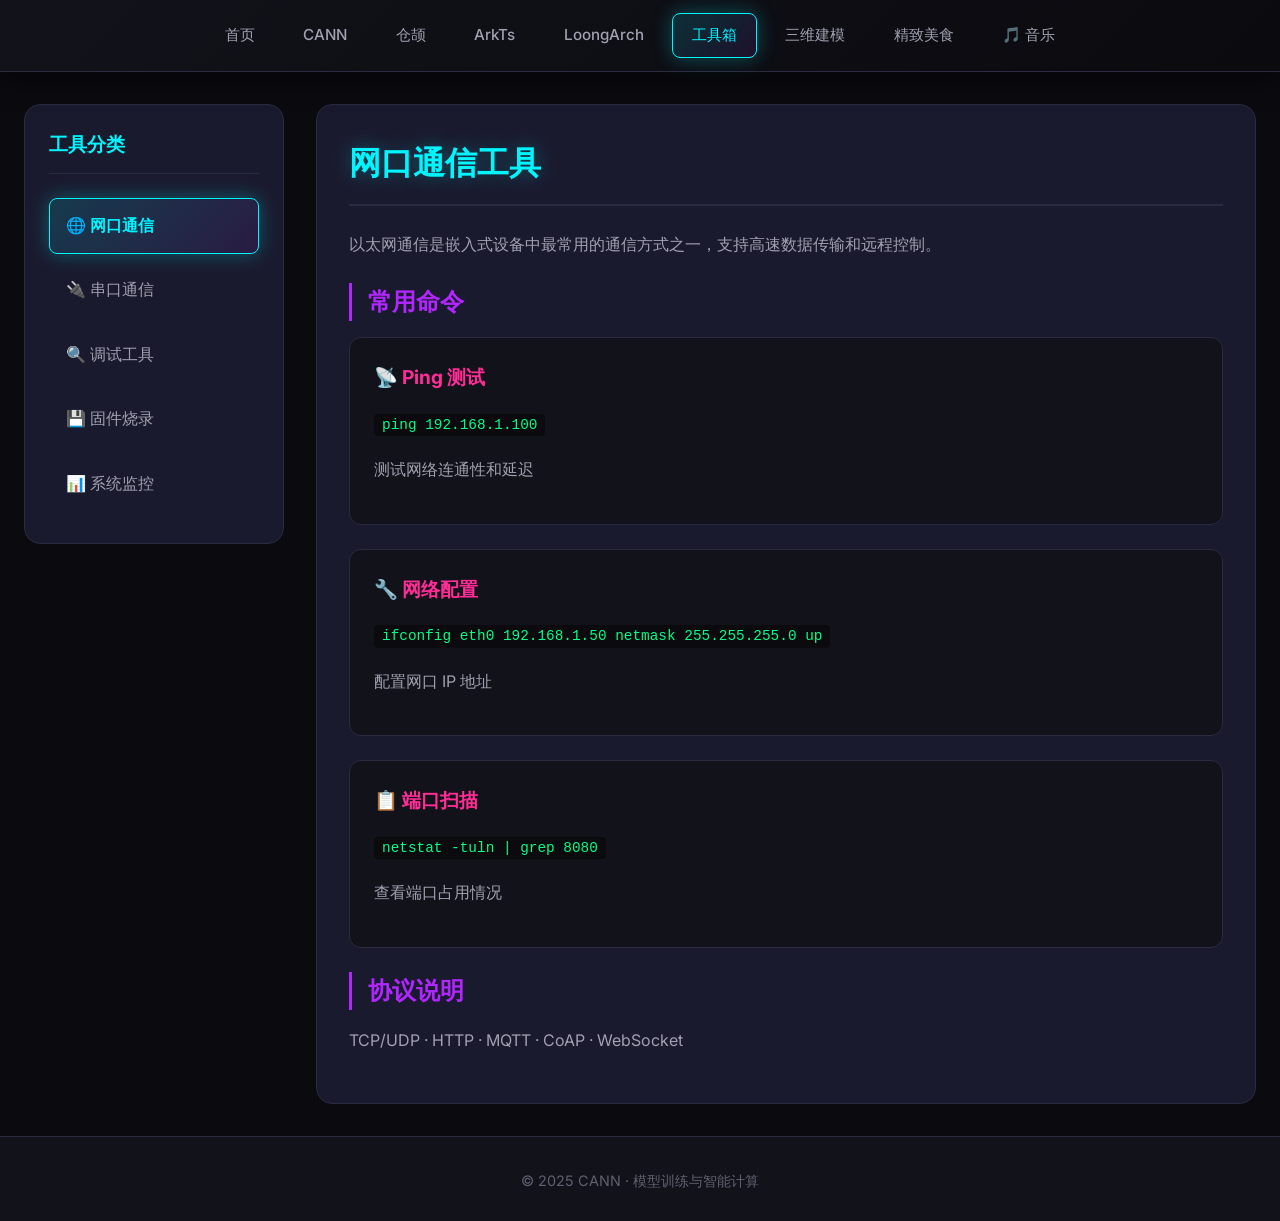
<file: toolbox.html>
<!DOCTYPE html>
<html lang="zh-CN">
<head>
  <meta charset="UTF-8">
  <meta name="viewport" content="width=device-width, initial-scale=1.0">
  <title>工具箱 - 开发工具集</title>
  <link rel="stylesheet" href="style.css">
  <link href="https://fonts.googleapis.com/css2?family=Inter:wght@400;500;600;700&display=swap" rel="stylesheet">
</head>
<body>
  <!-- 顶部导航 -->
  <header class="app-header">
    <nav class="nav-links">
      <a href="index.html" class="nav-link" data-page="index">首页</a>
      <a href="cann.html" class="nav-link" data-page="cann">CANN</a>
      <a href="cangjie.html" class="nav-link" data-page="cangjie">仓颉</a>
      <a href="arkts.html" class="nav-link" data-page="arkts">ArkTs</a>
      <a href="loongarch.html" class="nav-link" data-page="loongarch">LoongArch</a>
      <a href="toolbox.html" class="nav-link active" data-page="toolbox">工具箱</a>
      <a href="model.html" class="nav-link" data-page="model">三维建模</a>
      <a href="fine.html" class="nav-link" data-page="fine">精致美食</a>
      <a href="music.html" class="nav-link" data-page="music">🎵 音乐</a>
    </nav>
  </header>

  <!-- 主内容区 -->
  <main class="main-content">
    <div class="sidebar-layout">
      <!-- 左侧边栏 -->
      <aside class="sidebar">
        <h2>工具分类</h2>
        <ul id="toolboxList">
          <li data-tool="eth" class="active">🌐 网口通信</li>
          <li data-tool="uart">🔌 串口通信</li>
          <li data-tool="debug">🔍 调试工具</li>
          <li data-tool="flash">💾 固件烧录</li>
          <li data-tool="monitor">📊 系统监控</li>
        </ul>
      </aside>

      <!-- 右侧内容 -->
      <div class="content-area">
        <div id="eth-content">
          <h1>网口通信工具</h1>
          <p>以太网通信是嵌入式设备中最常用的通信方式之一，支持高速数据传输和远程控制。</p>
          
          <h2>常用命令</h2>
          <div class="card">
            <h3>📡 Ping 测试</h3>
            <p><code>ping 192.168.1.100</code></p>
            <p>测试网络连通性和延迟</p>
          </div>
          
          <div class="card">
            <h3>🔧 网络配置</h3>
            <p><code>ifconfig eth0 192.168.1.50 netmask 255.255.255.0 up</code></p>
            <p>配置网口 IP 地址</p>
          </div>
          
          <div class="card">
            <h3>📋 端口扫描</h3>
            <p><code>netstat -tuln | grep 8080</code></p>
            <p>查看端口占用情况</p>
          </div>
          
          <h2>协议说明</h2>
          <p>TCP/UDP · HTTP · MQTT · CoAP · WebSocket</p>
        </div>

        <div id="uart-content" style="display:none;">
          <h1>串口通信工具</h1>
          <p>串口通信是嵌入式开发中最基础的调试方式，适用于短距离、低速数据传输。</p>
          
          <h2>配置参数</h2>
          <div class="card">
            <h3>⚙️ 标准设置</h3>
            <p>波特率：115200 | 数据位：8 | 校验位：无 | 停止位：1</p>
          </div>
          
          <div class="card">
            <h3>🔧 常用工具</h3>
            <p><code>minicom -D /dev/ttyUSB0 -b 115200</code></p>
            <p>Linux 串口调试终端</p>
          </div>
          
          <div class="card">
            <h3>💻 Windows 工具</h3>
            <p>SSCOM · SerialDebugger · MobaXterm</p>
            <p>Windows 平台串口助手</p>
          </div>
        </div>

        <div id="debug-content" style="display:none;">
          <h1>调试工具集</h1>
          <p>嵌入式开发过程中必备的调试工具，帮助快速定位和解决问题。</p>
          
          <h2>GDB 调试器</h2>
          <p><code>gdb ./app.elf</code></p>
          <p>强大的命令行调试工具，支持断点、内存查看、寄存器操作</p>
        </div>

        <div id="flash-content" style="display:none;">
          <h1>固件烧录工具</h1>
          <p>将编译好的程序烧录到芯片中，是嵌入式开发的最后一步。</p>
          
          <h2>常用工具</h2>
          <div class="card">
            <h3>🔧 命令行工具</h3>
            <p><code>st-flash write firmware.bin 0x8000000</code></p>
            <p>STM32 系列芯片烧录</p>
          </div>
        </div>

        <div id="monitor-content" style="display:none;">
          <h1>系统监控</h1>
          <p>实时监控系统资源使用情况，辅助性能调优和故障排查。</p>
          
          <h2>常用命令</h2>
          <p><code>top</code> - 进程监控</p>
          <p><code>free -h</code> - 内存使用</p>
          <p><code>df -h</code> - 磁盘空间</p>
        </div>
      </div>
    </div>
  </main>

  <!-- 页脚 -->
  <footer class="app-footer">
    <p>© 2025 CANN · 模型训练与智能计算</p>
  </footer>

  <!-- 背景音乐 -->
  <audio id="bgMusic"></audio>

  <script src="script.js"></script>
</body>
</html>
</file>
<file: style.css>
/* ============================================
   暗黑酷炫风格 - Cyberpunk Dark Theme
   ============================================ */

:root {
  /* 主题色系 */
  --bg-primary: #0a0a0f;
  --bg-secondary: #12121a;
  --bg-card: #1a1a2e;
  --bg-hover: #252540;
  --accent-cyan: #00f5ff;
  --accent-purple: #b026ff;
  --accent-pink: #ff2d95;
  --accent-green: #00ff88;
  --text-primary: #ffffff;
  --text-secondary: #a0a0b0;
  --text-muted: #606070;
  --border-color: #2a2a40;
  --glow-cyan: 0 0 20px rgba(0, 245, 255, 0.3);
  --glow-purple: 0 0 20px rgba(176, 38, 255, 0.3);
  --glow-pink: 0 0 20px rgba(255, 45, 149, 0.3);
}

/* ============================================
   基础重置
   ============================================ */
*, *::before, *::after {
  margin: 0;
  padding: 0;
  box-sizing: border-box;
}

html {
  font-size: 16px;
  scroll-behavior: smooth;
}

body {
  font-family: 'Inter', 'Roboto', 'Segoe UI', 'Microsoft YaHei', sans-serif;
  background: var(--bg-primary);
  color: var(--text-primary);
  line-height: 1.6;
  min-height: 100vh;
  display: flex;
  flex-direction: column;
  overflow-x: hidden;
}

/* 背景动画网格 */
body::before {
  content: '';
  position: fixed;
  top: 0;
  left: 0;
  width: 100%;
  height: 100%;
  background:
    linear-gradient(90deg, transparent 49.5%, rgba(0, 245, 255, 0.03) 50%, transparent 50.5%),
    linear-gradient(0deg, transparent 49.5%, rgba(0, 245, 255, 0.03) 50%, transparent 50.5%);
  background-size: 60px 60px;
  pointer-events: none;
  z-index: -1;
}

/* ============================================
   顶部导航栏
   ============================================ */
.app-header {
  background: linear-gradient(135deg, var(--bg-secondary), var(--bg-primary));
  border-bottom: 1px solid var(--border-color);
  padding: 0.8rem 1.5rem;
  position: sticky;
  top: 0;
  z-index: 1000;
  backdrop-filter: blur(20px);
  box-shadow: 0 4px 30px rgba(0, 0, 0, 0.5);
}

.nav-links {
  display: flex;
  justify-content: center;
  align-items: center;
  gap: 0.5rem;
  flex-wrap: wrap;
}

.nav-link {
  color: var(--text-secondary);
  text-decoration: none;
  padding: 0.6rem 1.2rem;
  border-radius: 8px;
  font-weight: 500;
  font-size: 0.95rem;
  transition: all 0.3s ease;
  position: relative;
  border: 1px solid transparent;
}

.nav-link:hover {
  color: var(--accent-cyan);
  background: rgba(0, 245, 255, 0.08);
  border-color: rgba(0, 245, 255, 0.2);
  text-shadow: var(--glow-cyan);
}

.nav-link.active {
  color: var(--accent-cyan);
  background: linear-gradient(135deg, rgba(0, 245, 255, 0.15), rgba(176, 38, 255, 0.1));
  border: 1px solid var(--accent-cyan);
  box-shadow: var(--glow-cyan);
}

/* ============================================
   主内容区
   ============================================ */
.main-content {
  flex: 1;
  max-width: 1400px;
  width: 100%;
  margin: 0 auto;
  padding: 2rem 1.5rem;
}

/* ============================================
   首页英雄区
   ============================================ */
.hero {
  text-align: center;
  padding: 4rem 2rem;
  position: relative;
  margin-bottom: 3rem;
}

.hero::before {
  content: '';
  position: absolute;
  top: 50%;
  left: 50%;
  transform: translate(-50%, -50%);
  width: 600px;
  height: 600px;
  background: radial-gradient(circle, rgba(0, 245, 255, 0.1) 0%, transparent 70%);
  pointer-events: none;
  z-index: -1;
}

.hero h1 {
  font-size: clamp(2rem, 5vw, 3.5rem);
  font-weight: 800;
  background: linear-gradient(135deg, var(--accent-cyan), var(--accent-purple), var(--accent-pink));
  -webkit-background-clip: text;
  -webkit-text-fill-color: transparent;
  background-clip: text;
  margin-bottom: 1.5rem;
  line-height: 1.2;
  text-shadow: none;
}

.hero p {
  font-size: 1.2rem;
  color: var(--text-secondary);
  max-width: 600px;
  margin: 0 auto 2rem;
}

.btn {
  display: inline-block;
  background: linear-gradient(135deg, var(--accent-cyan), var(--accent-purple));
  color: white;
  padding: 1rem 2.5rem;
  border-radius: 12px;
  font-weight: 600;
  font-size: 1rem;
  text-decoration: none;
  border: none;
  cursor: pointer;
  transition: all 0.4s ease;
  box-shadow: 0 4px 20px rgba(0, 245, 255, 0.3);
  position: relative;
  overflow: hidden;
}

.btn::before {
  content: '';
  position: absolute;
  top: 0;
  left: -100%;
  width: 100%;
  height: 100%;
  background: linear-gradient(90deg, transparent, rgba(255, 255, 255, 0.2), transparent);
  transition: left 0.5s ease;
}

.btn:hover {
  transform: translateY(-3px);
  box-shadow: 0 8px 30px rgba(0, 245, 255, 0.5);
}

.btn:hover::before {
  left: 100%;
}

/* ============================================
   产品卡片网格
   ============================================ */
.product-grid {
  display: grid;
  grid-template-columns: repeat(auto-fit, minmax(280px, 1fr));
  gap: 1.5rem;
  margin-top: 2rem;
}

.product-card {
  background: linear-gradient(135deg, var(--bg-card), var(--bg-secondary));
  border: 1px solid var(--border-color);
  border-radius: 16px;
  padding: 2rem;
  text-align: center;
  text-decoration: none;
  color: inherit;
  display: block;
  transition: all 0.4s ease;
  position: relative;
  overflow: hidden;
}

.product-card::before {
  content: '';
  position: absolute;
  top: 0;
  left: 0;
  right: 0;
  height: 3px;
  background: linear-gradient(90deg, var(--accent-cyan), var(--accent-purple), var(--accent-pink));
  opacity: 0;
  transition: opacity 0.3s ease;
}

.product-card:hover {
  transform: translateY(-8px);
  border-color: var(--accent-cyan);
  box-shadow: var(--glow-cyan);
}

.product-card:hover::before {
  opacity: 1;
}

.product-icon {
  width: 80px;
  height: 80px;
  margin: 0 auto 1.5rem;
  display: flex;
  align-items: center;
  justify-content: center;
  background: linear-gradient(135deg, rgba(0, 245, 255, 0.1), rgba(176, 38, 255, 0.1));
  border-radius: 50%;
  border: 1px solid rgba(0, 245, 255, 0.3);
}

.product-icon svg {
  width: 40px;
  height: 40px;
  fill: var(--accent-cyan);
}

.product-card h3 {
  color: var(--text-primary);
  font-size: 1.3rem;
  margin-bottom: 0.8rem;
}

.product-card p {
  color: var(--text-secondary);
  font-size: 0.95rem;
}

/* ============================================
   侧边栏布局
   ============================================ */
.sidebar-layout {
  display: flex;
  gap: 2rem;
  min-height: calc(100vh - 160px);
}

.sidebar {
  width: 260px;
  flex-shrink: 0;
  background: var(--bg-card);
  border: 1px solid var(--border-color);
  border-radius: 16px;
  padding: 1.5rem;
  position: sticky;
  top: 100px;
  height: fit-content;
  max-height: calc(100vh - 120px);
  overflow-y: auto;
}

.sidebar h2 {
  font-size: 1.2rem;
  color: var(--accent-cyan);
  margin-bottom: 1.5rem;
  padding-bottom: 0.8rem;
  border-bottom: 1px solid var(--border-color);
}

.sidebar ul {
  list-style: none;
}

.sidebar li {
  padding: 0.9rem 1rem;
  cursor: pointer;
  transition: all 0.3s ease;
  border-radius: 8px;
  margin-bottom: 0.5rem;
  color: var(--text-secondary);
  border: 1px solid transparent;
}

.sidebar li:hover {
  background: rgba(0, 245, 255, 0.08);
  color: var(--accent-cyan);
  border-color: rgba(0, 245, 255, 0.2);
}

.sidebar li.active {
  background: linear-gradient(135deg, rgba(0, 245, 255, 0.15), rgba(176, 38, 255, 0.1));
  color: var(--accent-cyan);
  border: 1px solid var(--accent-cyan);
  font-weight: 600;
  box-shadow: var(--glow-cyan);
}

/* 自定义滚动条 */
.sidebar::-webkit-scrollbar {
  width: 6px;
}

.sidebar::-webkit-scrollbar-track {
  background: var(--bg-secondary);
  border-radius: 3px;
}

.sidebar::-webkit-scrollbar-thumb {
  background: var(--accent-cyan);
  border-radius: 3px;
}

/* ============================================
   内容区域
   ============================================ */
.content-area {
  flex: 1;
  background: var(--bg-card);
  border: 1px solid var(--border-color);
  border-radius: 16px;
  padding: 2rem;
}

.content-area h1 {
  color: var(--accent-cyan);
  font-size: 2rem;
  margin-bottom: 1.5rem;
  padding-bottom: 1rem;
  border-bottom: 2px solid var(--border-color);
  text-shadow: var(--glow-cyan);
}

.content-area h2 {
  color: var(--accent-purple);
  font-size: 1.5rem;
  margin: 1.5rem 0 1rem;
  padding-left: 1rem;
  border-left: 3px solid var(--accent-purple);
}

.content-area p {
  color: var(--text-secondary);
  margin-bottom: 1rem;
  line-height: 1.8;
}

.content-area code {
  background: var(--bg-primary);
  padding: 0.2rem 0.5rem;
  border-radius: 4px;
  color: var(--accent-green);
  font-family: 'JetBrains Mono', 'Fira Code', monospace;
  font-size: 0.9em;
}

/* ============================================
   内容切换动画
   ============================================ */
.content-section {
  display: none;
  animation: fadeSlideIn 0.5s ease;
}

.content-section.active {
  display: block;
}

@keyframes fadeSlideIn {
  from {
    opacity: 0;
    transform: translateY(20px);
  }
  to {
    opacity: 1;
    transform: translateY(0);
  }
}

/* ============================================
   卡片样式
   ============================================ */
.card {
  background: var(--bg-secondary);
  border: 1px solid var(--border-color);
  border-radius: 12px;
  padding: 1.5rem;
  margin-bottom: 1.5rem;
  transition: all 0.3s ease;
}

.card:hover {
  border-color: var(--accent-cyan);
  box-shadow: var(--glow-cyan);
}

.card h3 {
  color: var(--accent-pink);
  font-size: 1.2rem;
  margin-bottom: 1rem;
  display: flex;
  align-items: center;
  gap: 0.5rem;
}

.card p {
  color: var(--text-secondary);
}

/* ============================================
   三维建模页面
   ============================================ */
.model-container {
  width: 100%;
  height: calc(100vh - 140px);
  background: var(--bg-primary);
  position: relative;
  border-radius: 16px;
  overflow: hidden;
  border: 1px solid var(--border-color);
}

#threeCanvas {
  width: 100%;
  height: 100%;
  display: block;
}

.model-placeholder {
  position: absolute;
  top: 50%;
  left: 50%;
  transform: translate(-50%, -50%);
  color: var(--text-secondary);
  text-align: center;
}

/* ============================================
   底部播放器
   ============================================ */
.music-player {
  position: fixed;
  bottom: 1rem;
  right: 1rem;
  background: var(--bg-card);
  border: 1px solid var(--accent-cyan);
  border-radius: 12px;
  padding: 0.8rem 1.2rem;
  box-shadow: var(--glow-cyan);
  z-index: 1000;
  display: flex;
  align-items: center;
  gap: 1rem;
  backdrop-filter: blur(10px);
}

.music-player .track-info {
  color: var(--text-secondary);
  font-size: 0.85rem;
}

.music-player .controls {
  display: flex;
  gap: 0.5rem;
}

.music-player button {
  background: linear-gradient(135deg, var(--accent-cyan), var(--accent-purple));
  border: none;
  color: white;
  width: 36px;
  height: 36px;
  border-radius: 50%;
  cursor: pointer;
  font-size: 0.9rem;
  transition: all 0.3s ease;
}

.music-player button:hover {
  transform: scale(1.1);
  box-shadow: var(--glow-cyan);
}

.music-player .volume-slider {
  width: 80px;
  accent-color: var(--accent-cyan);
}

.music-player .status-dot {
  width: 10px;
  height: 10px;
  background: var(--accent-green);
  border-radius: 50%;
  animation: pulse 2s infinite;
}

@keyframes pulse {
  0%, 100% { opacity: 1; }
  50% { opacity: 0.4; }
}

/* ============================================
   页脚
   ============================================ */
.app-footer {
  text-align: center;
  padding: 2rem 1rem;
  color: var(--text-muted);
  font-size: 0.9rem;
  border-top: 1px solid var(--border-color);
  background: var(--bg-secondary);
  margin-top: auto;
}

/* ============================================
   评分星星
   ============================================ */
.rating {
  display: flex;
  align-items: center;
  gap: 0.3rem;
  color: var(--accent-cyan);
  font-size: 1.1rem;
}

.star {
  cursor: pointer;
  transition: all 0.2s ease;
}

.star:hover {
  transform: scale(1.3);
  color: var(--accent-pink);
}

/* ============================================
   响应式设计
   ============================================ */

/* 平板设备 */
@media (max-width: 1024px) {
  .sidebar-layout {
    flex-direction: column;
  }

  .sidebar {
    width: 100%;
    position: static;
    max-height: none;
  }

  .sidebar ul {
    display: flex;
    flex-wrap: wrap;
    gap: 0.5rem;
  }

  .sidebar li {
    flex: 1;
    min-width: 140px;
    text-align: center;
  }

  .hero {
    padding: 3rem 1rem;
  }

  .hero h1 {
    font-size: 2.5rem;
  }
}

/* 手机设备 */
@media (max-width: 768px) {
  .app-header {
    padding: 0.6rem 0.5rem;
  }

  .nav-link {
    padding: 0.5rem 0.8rem;
    font-size: 0.85rem;
  }

  .main-content {
    padding: 1rem 0.75rem;
  }

  .hero {
    padding: 2rem 1rem;
  }

  .hero h1 {
    font-size: 2rem;
  }

  .hero p {
    font-size: 1rem;
  }

  .product-grid {
    grid-template-columns: 1fr;
    gap: 1rem;
  }

  .product-card {
    padding: 1.5rem;
  }

  .content-area {
    padding: 1.5rem 1rem;
  }

  .content-area h1 {
    font-size: 1.5rem;
  }

  .sidebar {
    padding: 1rem;
  }

  .sidebar li {
    padding: 0.7rem 0.5rem;
    font-size: 0.9rem;
  }

  .model-container {
    height: calc(100vh - 200px);
  }

  .music-player {
    bottom: 0.5rem;
    right: 0.5rem;
    padding: 0.6rem 0.8rem;
    flex-wrap: wrap;
    max-width: calc(100% - 1rem);
  }

  .music-player .volume-slider {
    width: 60px;
  }

  .btn {
    padding: 0.8rem 1.8rem;
    font-size: 0.9rem;
  }
}

/* 小屏手机 */
@media (max-width: 480px) {
  .nav-link {
    padding: 0.4rem 0.6rem;
    font-size: 0.8rem;
  }

  .hero h1 {
    font-size: 1.6rem;
  }

  .sidebar ul {
    flex-direction: column;
  }

  .sidebar li {
    width: 100%;
  }

  .product-card {
    padding: 1.2rem;
  }

  .card {
    padding: 1rem;
  }

  .music-player {
    flex-direction: column;
    gap: 0.5rem;
  }

  .music-player .volume-slider {
    width: 100%;
  }
}

/* 横屏手机 */
@media (max-height: 500px) and (orientation: landscape) {
  .model-container {
    height: calc(100vh - 100px);
  }

  .hero {
    padding: 1.5rem;
  }
}

/* ============================================
   打印样式
   ============================================ */
@media print {
  body {
    background: white;
    color: black;
  }

  .app-header,
  .music-player,
  .sidebar {
    display: none;
  }

  .content-area {
    border: none;
    background: white;
  }
}
</file>
